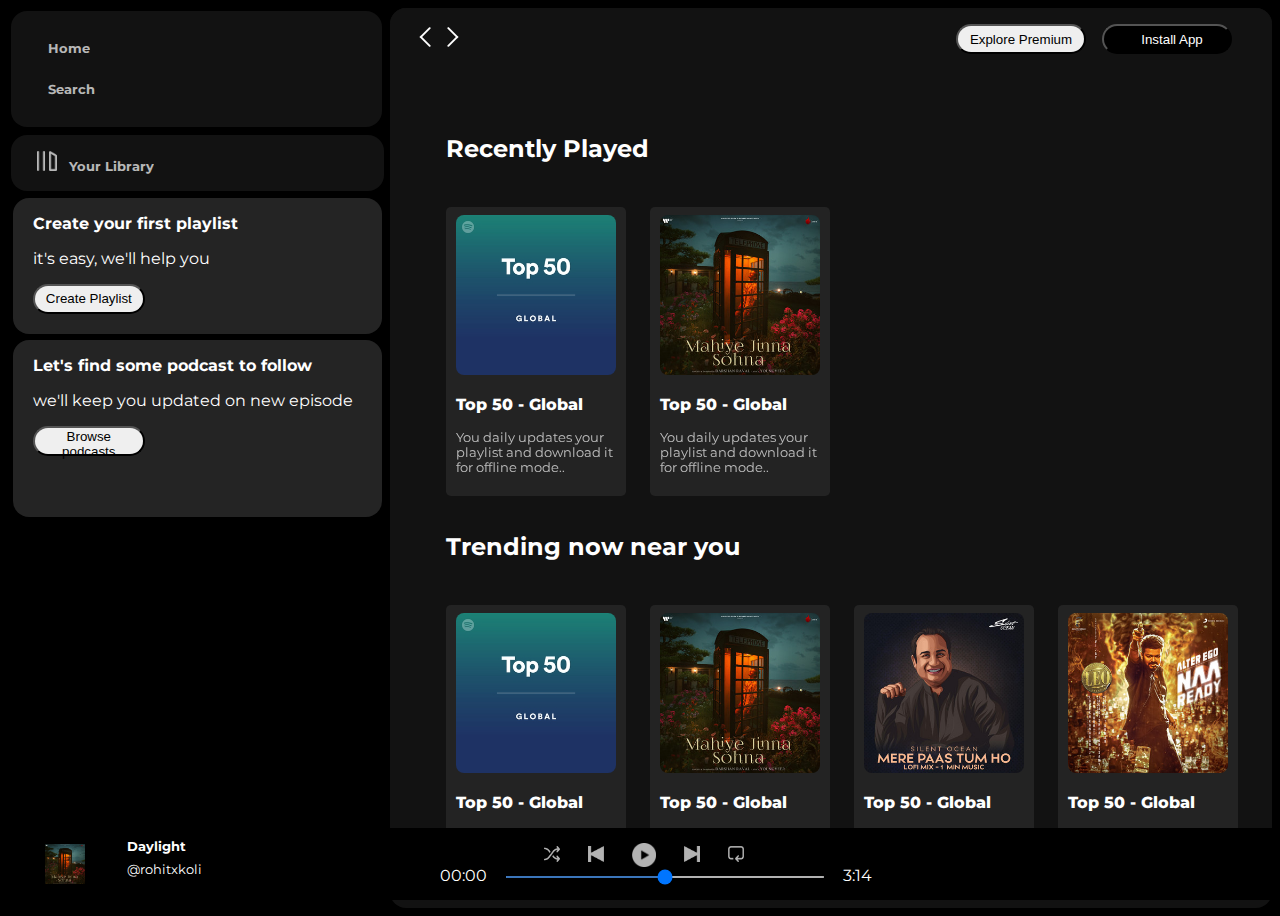
<file: index.html>
<!DOCTYPE html>
<html lang="en">
<head>
    <meta charset="UTF-8">
    <meta name="viewport" content="width=device-width, initial-scale=1.0">
    <title>Spotify - Web Player: Music for everyone</title>

    <!-- stylesheet -->
    <link rel="stylesheet" href="style.css">

    <!-- font awesome -->
    <link rel="stylesheet" href="https://cdnjs.cloudflare.com/ajax/libs/font-awesome/6.4.0/css/all.min.css" integrity="sha512-iecdLmaskl7CVkqkXNQ/ZH/XLlvWZOJyj7Yy7tcenmpD1ypASozpmT/E0iPtmFIB46ZmdtAc9eNBvH0H/ZpiBw==" crossorigin="anonymous" referrerpolicy="no-referrer" />
    <!-- website-logo -->
    <link rel="icon" href="./assets/logo.png">

    <!-- google font- Montserrat -->
    <link rel="preconnect" href="https://fonts.googleapis.com">
    <link rel="preconnect" href="https://fonts.gstatic.com" crossorigin>
    <link href="https://fonts.googleapis.com/css2?family=Montserrat:wght@300;400;500;600;700&display=swap" rel="stylesheet">
</head>
<body>

    <div class="main">
        <label for="check" id="btn" style="display: none;"><i class="fa-solid fa-bars"></i></label>
        <input type="checkbox" name="" id="check" style="display: none;">


<!-- sidebar-section -->
        <div class="sidebar">
            <div class="nav">
                <div class="nav-options">
                    <label for="check"> 
                        <i class="fa-solid fa-house"></i>
                        <a href="#" ><b><label for="check">Home</label></b></a>
                    </label>
                </div>
                <div class="nav-options">
                        <i class="fa-solid fa-magnifying-glass">
                        </i>
                    <b> <a href="./yt/yt.html" target="_blank">Search</a></b>
                     
                </div>
            </div>
            <div class="library-section">
                <div class="library-options">
                    <div>
                        <img src="./assets/library_icon.png" alt="logo">
                        <a href="#"><b>Your Library</b></a>
                    </div>
                    <div class="lab-icons">
                        <i class="fa-solid fa-plus"></i>
                        <i class="fa-solid fa-arrow-right"></i>
                    </div>
                </div>
            </div>
            <div class="lib-box">
                <div class="box b1">
                    <div class="box-p1">
                        <b>Create your first playlist</b>
                    </div>
                    <div class="box-p2">
                        <p>it's easy, we'll help you</p>
                    </div>
                    <button class="badge">Create Playlist</button>
                </div>
                
                <div class="box b2">
                    <div class="box-p1">
                        <b>Let's find some podcast to follow</b>
                    </div>
                    <div class="box-p2">
                        <p>we'll keep you updated on new episode</p>
                    </div>
                    <button class="badge">Browse podcasts</button>
                </div>


                <!-- <label for="check">
                    <i class="fa-solid fa-xmark"></i>
                </label> -->
           
                
            </div>
        </div>


<!-- main-content-section -->
        <div class="main-content">
            <div class="sticky-nav">
                <div class="sticky-nav-icons">
                    <label for="check" id="btn"><i class="fa-solid fa-bars"></i></label>

                    <img src="./assets/backward_icon.png" alt="">
                    <img src="./assets/forward_icon.png" alt="">
                </div>
                
            <div class="sticky-nav-options">     
                <a href="https://www.spotify.com/in-en/premium/">        
                   <button class="badge">Explore Premium</button>
                </a>
                
                <a href="https://play.google.com/store/apps/details?id=com.spotify.music&hl=en_IN&gl=US">
                   <button class="badge" style="background-color: black; color: white;"> <i class="fa-regular fa-circle-down" style="margin-right: 10px;"></i>Install App</button>
                </a>
                <i class="fa-regular fa-user"></i>
            </div>

            </div>


         
         
            <div class="cards">
                <h2>Recently Played</h2>
                <div class="cards-container">

                    <div class="card">
                        <img src="./assets/card1img.jpeg" alt="" class="card-img">
                        <p class="card-title">Top 50 - Global</p>
                        <p class="card-info">You daily updates your playlist and download it for offline mode..</p>
                    </div>      
                    
                    <div class="card">
                        <img src="./assets/card2img.jpeg" alt="" class="card-img">
                        <p class="card-title">Top 50 - Global</p>
                        <p class="card-info">You daily updates your playlist and download it for offline mode..</p>
                    </div>  
                </div>

                <h2>Trending now near you</h2>
                <div class="cards-container">

                    <div class="card">
                        <img src="./assets/card1img.jpeg" alt="" class="card-img">
                        <p class="card-title">Top 50 - Global</p>
                        <p class="card-info">You daily updates your playlist and download it for offline mode..</p>
                    </div>    
                    
                    <div class="card">
                        <img src="./assets/card2img.jpeg" alt="" class="card-img">
                        <p class="card-title">Top 50 - Global</p>
                        <p class="card-info">You daily updates your playlist and download it for offline mode..</p>
                    </div>  

                    <div class="card">
                        <img src="./assets/card3img.jpeg" alt="" class="card-img">
                        <p class="card-title">Top 50 - Global</p>
                        <p class="card-info">You daily updates your playlist and download it for offline mode..</p>
                    </div>  

                    <div class="card">
                        <img src="./assets/card4img.jpeg" alt="" class="card-img">
                        <p class="card-title">Top 50 - Global</p>
                        <p class="card-info">You daily updates your playlist and download it for offline mode..</p>
                    </div>  
                </div>
            
                <h2>Featured Charts</h2>
                <div class="cards-container">

                    <div class="card">
                        <img src="./assets/card5img.jpeg" alt="" class="card-img">
                        <p class="card-title">Top 50 - Global</p>
                        <p class="card-info">You daily updates your playlist and download it for offline mode..</p>
                    </div>      
                    <div class="card">
                        <img src="./assets/card6img.jpeg" alt="" class="card-img">
                        <p class="card-title">Top 50 - Global</p>
                        <p class="card-info">You daily updates your playlist and download it for offline mode..</p>
                    </div>   
                    <div class="card">
                        <img src="./assets/card1img.jpeg" alt="" class="card-img">
                        <p class="card-title">Top 50 - Global</p>
                        <p class="card-info">You daily updates your playlist and download it for offline mode..</p>
                    </div>                 
                </div>
            </div>

            <div class="footer">
                <div class="footer-line"><span style="color: goldenrod;"> -- Developed by @Rohitxkoli &#10084;&#65039;</span></div>
            </div>


        </div>


<!-- music-player-section -->
        <div class="music-player">
            <div class="album">
                <img src="./assets/card2img.jpeg" alt="" class="album-img">
                <div style="line-height: 5px; font-size: small;">
                    <b>Daylight</b><br><br>
                    <p>@rohitxkoli</p>
                </div>
                <i class="fa-regular fa-heart"></i>
                <i class="fa-solid fa-download"></i>
            </div>

            <div class="player">
            <div class="player-control">
                <img src="./assets/player_icon1.png" alt="" class="player-control-icons">
                <img src="./assets/player_icon2.png" alt="" class="player-control-icons">
                <img src="./assets/player_icon3.png" alt="" class="player-control-icons" style="width: 1.5rem; height: 1.5rem; margin-bottom: -5px;">
                <img src="./assets/player_icon4.png" alt="" class="player-control-icons">
                <img src="./assets/player_icon5.png" alt="" class="player-control-icons">
            </div>
            <div class="player-scroller">
                <span class="curent-time">00:00</span>
                <input type="range" name="" id="" min="0" max="100" step="1" class="process-bar">
                <span class="total-time">3:14</span>
            </div>

            

            </div>


            <div class="controls">
                <i class="fa-solid fa-video"></i>
                <i class="fa-solid fa-headphones"></i>
            </div>
        </div>
   
   
    </div> <!-- main closing div--> 
</body>
</html>
</file>
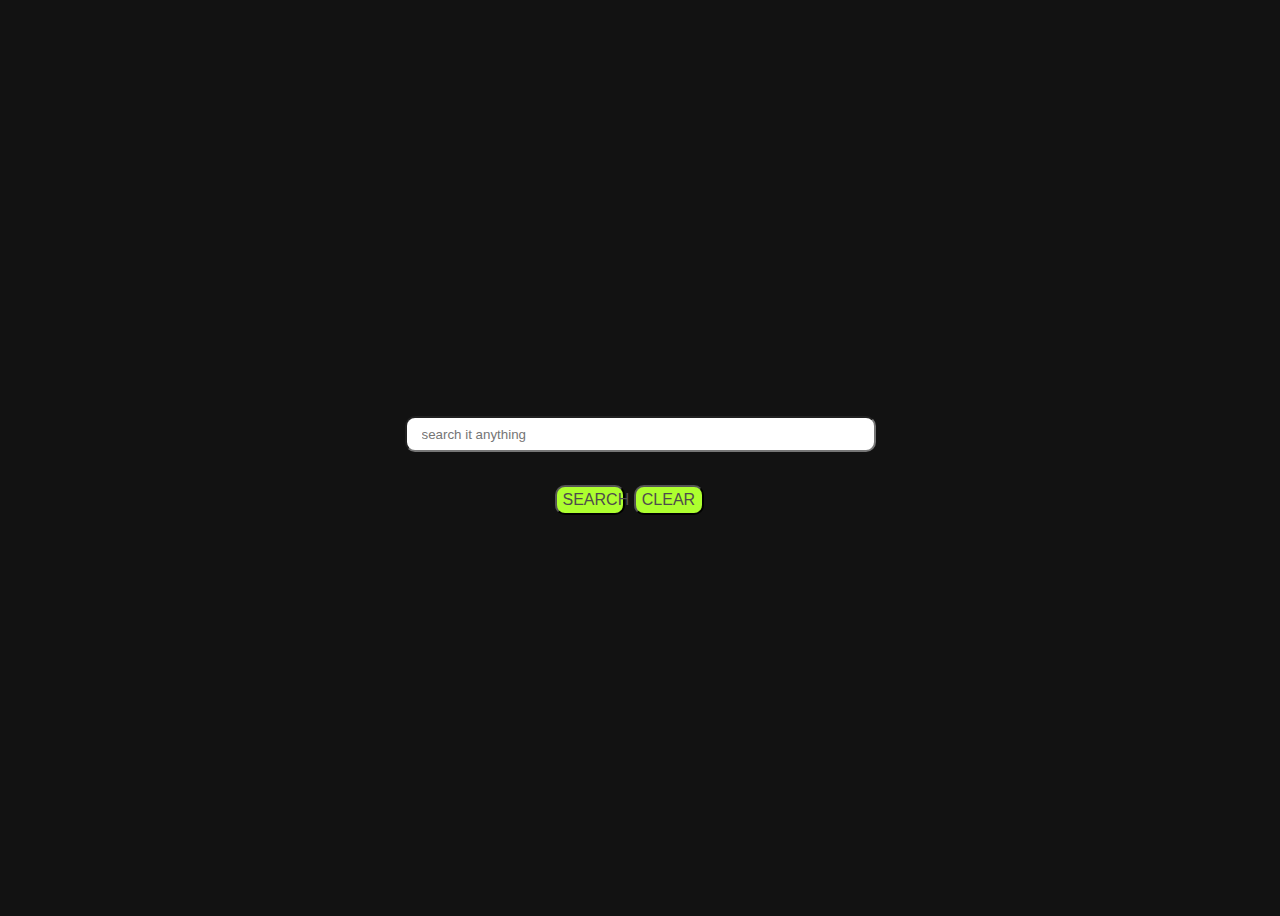
<file: yt/yt.html>
<!DOCTYPE html>
<html lang="en">
<head>
    <meta charset="UTF-8">
    <meta name="viewport" content="width=device-width, initial-scale=1.0">
    <title>Youtube-RK</title>
    <link rel="stylesheet" href="style.css">
</head>
<body>
     
    <div class="cnt">
        
    <form action="https://www.youtube.com/results?">
        <input type="text" name="search_query" id="in" placeholder="search it anything">
        <br><br>
        <button class="bb">SEARCH</button> <button type="reset">CLEAR</button>
    </form>
    </div>
</body>
</html>
</file>
<file: style.css>
body{
    font-family: 'Montserrat', sans-serif;
    margin: 0;
    background-color: black;
    color: white;
    overflow: hidden;
}

.main{
    display: flex;
    padding: 0.5rem;
}

.sidebar{
    position: relative;
    background-color: black;
    height: 100vh;
    width: 340px;
    border-radius: 1rem; /* 1rem mins 16px*/
    margin-right: 0.2rem;
    transition:1s linear;

}

#check{
    display: none;
}
#check:checked ~ .sidebar{
    display: none;
    transition: 1s linear;
}
#btn{
    position: absolute;
    /* top: 4rem;
    left: 24rem;
    font-size: 2rem; */
    left: 6rem;
    font-size: 1.5rem;
    
}
.main-content{
    background-color: #121212;
    height: 100vh;
    flex: 1;
    border-radius:1rem;
    overflow: auto;
}

.music-player{
    background-color: black;
    height: 72px;
    width: 100%;
    position:fixed;
    bottom: 0px;
}

.nav{
    display: flex;
    flex-direction: column;
    background-color:  #121212;
    border-radius: 1rem;
    height: 100px;
    padding: 0.5rem 0.80rem;
    justify-content: center;
    line-height: 1.5rem;
    margin: 0.2rem;
    margin-right: 0.3rem;
    
}

.nav-options{
    display: flex;
    flex-direction: row;
    padding: 0.5rem 0.75rem;
    color: white;
    opacity: 0.7;
     
    
}
.nav-options:hover{
    opacity: 1;
}
.nav-options i{
    margin-right: 0.75rem;
    font-size: 1.2rem;
}
a{
    text-decoration: none;
    color: white;
    font-size: 1rem;
}

.library-section{
    display: flex;
    margin: 0.2rem;
    margin-top: 0.5rem;
    background-color: #121212;
    border-radius: 1rem;
    padding: 0.5rem 0.80rem;
}
.library-options{
    display: flex;
    width: 340px;
    justify-content: space-between;
    align-items: center;
    padding: 0.5rem 0.80rem;
    opacity: 0.7;
}
.library-options img{
    width: 1.25rem;
    height: 1.25rem;
    margin-right: 0.5rem;
}
.lab-icons{
    display: flex;
}
.lab-icons i{
    margin-right: 1.5rem;
    opacity: 0.7;
    font-size: 1rem;
}

.lab-icons i:hover{

    opacity: 1;
}

.library-options img,a:hover{
    opacity: 1;
}

.box{
    background-color: #242424;
    
    margin: 0.4rem 0.3rem;
    border-radius: 1rem;
    padding: 16px 20px;
    
}
.b1{
    height: 6.5rem;
}

.b2{
    height: 7.875rem;
}
.box button, .badge{
    width: 8.125rem;
    height: 1.9rem;
    border-radius: 1rem;
}
.box button:hover{
    width:8.30rem;
    height: 2rem;
}



.sticky-nav{
    position: sticky;
    top: 0;
    background-color: #121212;
    display: flex;
    justify-content: space-between;
    align-items: center;
    padding: 1rem 0.5rem;
}

.sticky-nav-options{
    display: flex;
    justify-content: center;
    align-items: center;
    /* padd */
}

.sticky-nav-options button,i{
    margin-right: 1rem;
}

.sticky-nav-icons{
    margin-left: 15px;
}


/* cards section */

.cards{
    margin: 4rem 2rem;
}

.cards h2{
    margin-left: 1.5rem;
}


.cards-container{
    display: flex;
    flex-wrap: wrap;
}


.card{
    background-color: #232323;
    width: 200px;
    border-radius: 0.5rem;
    padding: 8px 10px;
    margin-left: 1.5rem;
    margin-top: 1.5rem;
    margin-bottom: 1rem;
    
}
.card img{
    width: 100%;
    border-radius: 0.5rem;
    
}
.card-title{
    font-weight: 800;
}
.card-info{
    font-size: 0.8rem;
    opacity: 0.7;
}

.card:hover{
    background-color: #2a2929;
}


.footer{
    height: 300px;
    display: flex;
    align-items: center;
    justify-content: center;
}
.footer-line{
    width: 90%;
    height: 50%;
    border-top: 1px solid goldenrod;
    opacity: 0.3;
    display: flex;
    align-items: first baseline;
    justify-content: flex-end;
}

.music-player{
    display: flex;

}
.album{
    width: 25%;
    display: flex;
    justify-content: space-around;
    align-items: center;
    padding-left: 1rem;
}
.album img{
    width: 40px;
    height: 40px;
}

.player{
    width: 50%;
    display: flex;
    flex-direction: column;
    justify-content: center;
    align-items: center;
}

.player-control img{
     margin-right: 1.5rem;
     opacity: 0.7;
}
.player-control img:hover{
    opacity: 1;
}


.player-control-icons{
    width: 1rem;
    height: 1rem;
}


.player-scroller{
    display: flex;
    align-items: center;
    justify-content: center;
    column-gap: 1rem;
    row-gap: 0.4rem;
}

.process-bar{
    width: 20rem;
    height: 2px;
     margin-top: 5px;
}

.controls{
    width: 25%;
    display: flex;
    align-items: center;
    justify-content: center;   
}
.controls i{
    margin-left: 1rem;
}




 


@media only screen
and (max-device-width : 395px)
{ 
    .sidebar{
        width: 100%;
        font-size: 1rem;
         
    }
    .cards-container{
        justify-content: center;
        align-items: center;
        padding: 0;
        margin: 0;
    }

    .card{
        width: 8rem;
        padding: 0;
        gap: 12px;
        font-size: 0.7rem;
        padding: 5px;
    }
    .card p{
        font-size: 0.5rem;
    }

    .album , .controls{
        display: none;
    }
}


 


/* (min-device-width : 445px) and */
@media only screen
and  (max-device-width : 555px)
{
     

    .sidebar{
        width: 100%;
        font-size: 1rem;
        
    }
    .sidebar i,img{
        width: 2rem;
    }
    .sidebar a{
        font-size: 0.6rem;
    }
    .lab-icons{
        width: 1.2rem;
    }

    .library-options div img{
        width: 1rem;
    }
    .library-options{
        padding-right: 10px;
    }
    
    .lab-icons{
        padding-right: 50px;
    }

    .library-options div img{
        width: 15px;
        height: 15px;
    }

     

    .sticky-nav-options{
        display: none;
    }
    .sticky-nav-icons img{
        display: none;
    }
    #btn{
        left:20px
    }


    .cards-container{
        justify-content: center;
        align-items: center;
        padding: 0;
        margin: 0;
    }

    .album , .controls{
        display: none;
    }




}

@media only screen
and (max-device-width : 328px)
{ 
.card{
    width: 200px;
}

 
.sidebar{
    font-size: 1rem;
}
}


@media only screen
and (max-device-width : 340px)
{ 
    .player{
        width: 10vw;
    }
    .music-player{
        justify-content: center;
    }
    .player-scroller{
        width: 150px;
        font-size: 0.8rem;

    }

    .card{
        width: 200px;
    }

    .b2{
        
        padding-bottom: 35px;
    }
    .footer-line span{
        font-size: x-small;
    }

    .process-bar{
        width: 150px;
        font-size: 0.8rem;
    }
}

@media only screen
and (max-device-width : 440px)
{ 
    .footer-line span{
        font-size: 0.7rem;
    }
    .process-bar{
        width: 150px;
        font-size: 0.8rem;
    }

    .card{
        width: 200px;
    }
    .b2{
        
        padding-bottom: 35px;
    }
}

@media only screen
and (max-device-width : 500px)
{ 

    .cards-container{
        justify-content: center;
        align-items: center;
        padding: 0;
        margin: 0;
    }
     

    .album , .controls{
        display: none;
    }

    .player{
        width: 100%;
        justify-content: center;
        align-items: center;


    }

    
}


@media only screen
and (max-device-width : 872px)
{ 
    .album , .controls{
        display: none;
    }
    .music-player{
        justify-content: center;
        align-items: center;
    }
    .b2{
        
        padding-bottom: 5px;
    }
}





@media only screen
and (min-device-width : 915px)
{ 
/* 
    .album , .controls{
        display: none;
    } */
    .player{
        
        justify-content: center;
        align-items: center;
    }

    .b2{
        
        padding-bottom: 35px;
    }

    .album img,div,i{
        /* margin-left:  2rem; */
    }
    .sidebar{
        width: 30%;
        font-size: 1rem;
    }

    .sidebar i,a{
        font-size: 0.8rem;
    }
    .sidebar i{
        padding-top: 5px;
    }
    .sidebar button{
        width: 7rem;
    }

    .sidebar button:hover{
        width: 7rem;
    }

    .card{
        background-color: #232323;
    width: 160px;
    border-radius: 0.3rem;
    padding: 8px 10px;
    margin-left: 1.5rem;
    margin-top: 1.5rem;
    margin-bottom: 1rem;
    }
}
</file>
<file: yt/style.css>
body{
    /* background: rgb(238,174,202);
    background: radial-gradient(circle, rgba(238,174,202,1) 0%, rgba(153,233,148,0.9455181730895483) 100%);
    background-size: cover; */
    background-color: #121212;
 }
.cnt{
    display: flex;
    /* width: 100vw; */
    height: 100vh;
    flex-wrap: wrap;
    align-items: center;
    justify-content: center;
}
#in{
    width: 300px;
    height: 30px;
    border-radius: 10px;
    margin-left: -70px;
    padding-left:15px ;
}
 
button{
    
    width: 70px;
    height: 30px;
    font-size: medium;
    font-family: 'Gill Sans', 'Gill Sans MT', Calibri, 'Trebuchet MS', sans-serif;
    font-weight: 500;
    background-color: greenyellow;
    color: rgb(79, 76, 76);
    border-radius: 10px;
}
button:hover{
    background-color: rgb(156, 226, 50);
}


@media only screen and (max-width:300px) {
    body{
        background: #121212;
    }

    .cnt{
        width: 300px;
        justify-content: center;
        align-items: center;
        margin-top: -50px;


    }

    #in{
        width: 220px;
        margin: 10px auto;
    }
    
    form button{
        margin-left: 25px;
    }
}

@media only screen and (max-width:345px) 
{
    #in{
        width: 220px;
        margin: 10px auto;
    }
    form button{
        margin-left: 25px;
    }
}

@media only screen and (max-width:400px) 
{
    #in{
        width: 250px;
        margin: 15px auto;
    }
    form button{
        margin-left: 25px;
    }
}

@media only screen and (max-width:500px) 
{
    #in{
        width: 350px;
        margin: 15px auto;
    }
    form button{
        margin-left: 65px;
        
    }
}

@media only screen and (max-width:650px) 
{
    #in{
        width: 450px;
        margin: 15px auto;
    }
    form button{
        margin-left: 65px;
        
    }
}

@media only screen and (min-width:655px) 
{
    #in{
        width: 450px;
        margin: 15px auto;
    }
    form button{
        margin-left: 5px;
        
    }
    .bb{
        margin-left: 150px;
    }
}
</file>
